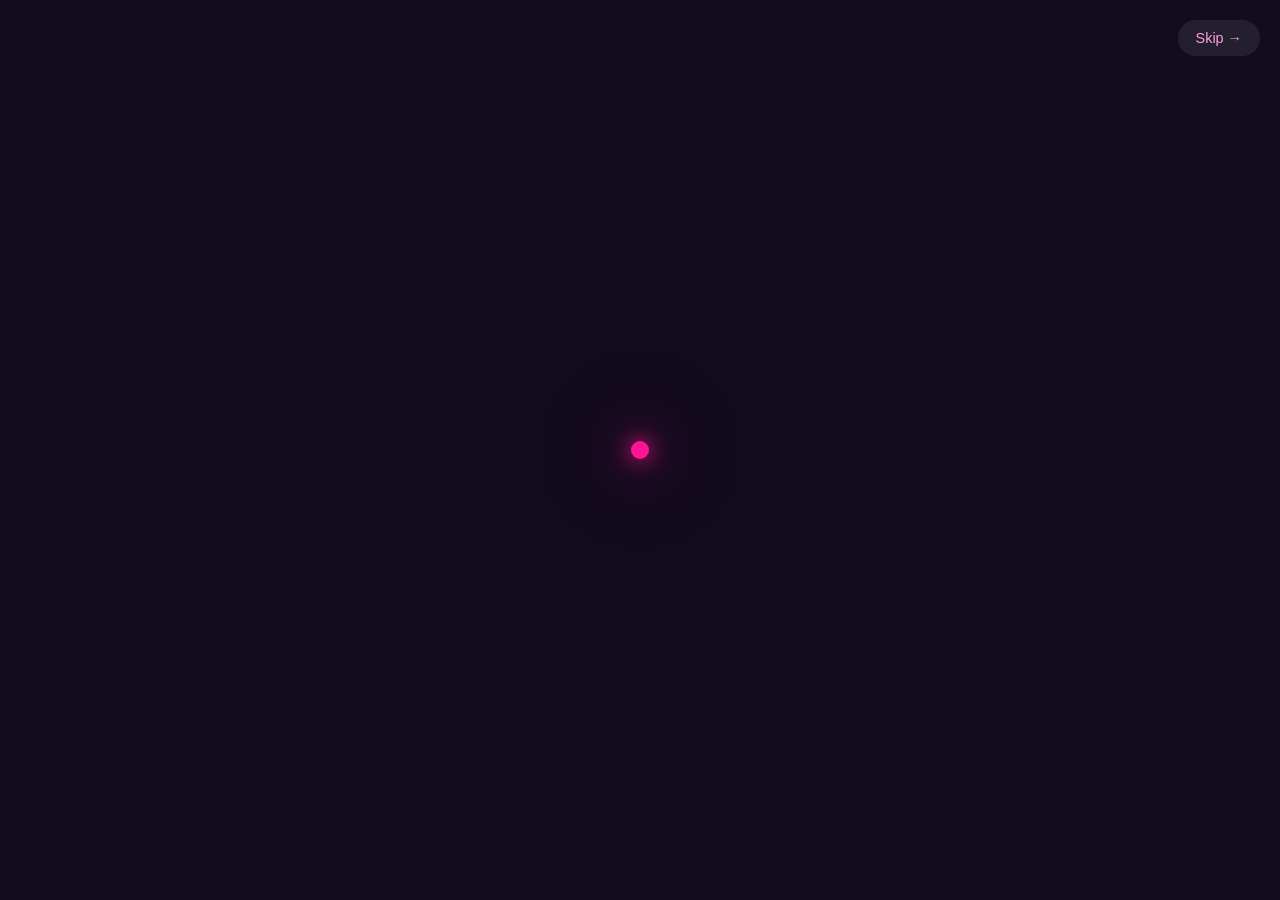
<file: index.html>
<!DOCTYPE html>
<html lang="en">

<head>
    <meta charset="UTF-8">
    <meta name="viewport" content="width=device-width, initial-scale=1.0">
    <title>For Yashika</title>
    <style>
        body {
            margin: 0;
            height: 100vh;
            overflow: hidden;

            display: flex;
            justify-content: center;
            align-items: center;

            background: #120d1d;

            font-family: 'Segoe UI', sans-serif;
        }

        #orb {
            position: absolute;

            width: 18px;
            height: 18px;

            border-radius: 50%;

            background: #ff1493;

            box-shadow:
                0 0 20px #ff1493,
                0 0 50px #ff1493,
                0 0 100px #ff1493,
                0 0 200px #ff1493;

            animation: pulse 2s infinite;
        }

        @keyframes pulse {

            0% {
                transform: scale(1);
                opacity: .5;
            }

            50% {
                transform: scale(1.5);
                opacity: 1;
            }

            100% {
                transform: scale(1);
                opacity: .5;
            }

        }

        #message {

            width: 85%;

            text-align: center;

            color: #ff9de2;

            font-size: 1.25rem;
            font-weight: 300;
            letter-spacing: 0.4px;

            line-height: 1.3;

            white-space: pre-line;

            opacity: 0;

            transition: opacity 2s ease;

            position: absolute;
        }

        #continueBtn {

            position: absolute;

            bottom: 80px;

            padding: 14px 28px;

            border: none;

            border-radius: 40px;

            background: #ff1493;

            color: white;

            font-size: 1rem;

            opacity: 0;

            box-shadow: none;

            cursor: pointer;

            transition: .3s;
        }

        #buttonContainer {

            position: absolute;

            bottom: 80px;

            display: flex;

            gap: 12px;

        }

        #skipBtn {

            position: fixed;

            top: 20px;

            right: 20px;

            border: none;

            padding: 10px 18px;

            border-radius: 30px;

            background: rgba(255, 255, 255, .08);

            color: #ff9de2;

            font-size: .9rem;

            cursor: pointer;

            z-index: 9999;

        }

        #continueBtn:hover {
            transform: scale(1.05);
        }

        #continueBtn:hover,
        #skipBtn:hover {

            box-shadow:
                0 0 15px #ff1493,
                0 0 30px rgba(255, 20, 147, .8);

        }
    </style>
</head>

<body>
    <div id="orb"></div>

    <div id="message"></div>

    <div id="buttonContainer">

        <button id="skipBtn">
            Skip →
        </button>

        <button id="continueBtn">
            Continue →
        </button>

    </div>

    <script>

        const messages = [

            {
                text: `Hello Yashika`, time: 3000
            },

            {
                text: `Before you continue...

I need exactly 2 minutes of your attention.`, time: 4000
            },

            {
                text: `Don't worry.

This isn't a birthday surprise.`, time: 3000
            },

            {
                text: `And no...

I didn't suddenly become so productive in coding.`, time: 3000
            },

            { text: "I just wanted to make something.", time: 3000 },

            {
                text: `Something you could open on a random day.

Or a bad day.`, time: 5500
            },

            { text: "Or one of those days where life decides to be unnecessarily annoying.", time: 5500 },

            {
                text: `A place filled with little things I wanted to remember.

The things you've said.

The things I've learned.

The random moments that made me laugh.

And a few things I think you should know.`, time: 8000
            },

            {
                text: `Not because today is a special day.

Not because there's some big occasion.`, time: 6000
            },

            { text: "Just because...", time: 1500 },

            { text: "Sometimes people deserve nice things.", time: 3000 },

            { text: "And I think you deserve one too.", time: 3000 },

            { text: "So...", time: 1000 },

            { text: "Welcome.", time: 3000 },
            { text: "To the tiny corner on the internet, dedicated only for you...", time: 4500 }

        ];

        const msg = document.getElementById("message");
        const orb = document.getElementById("orb");
        const btn = document.getElementById("continueBtn");

        let current = 0;

        function next() {

            if (current >= messages.length) {

                msg.style.opacity = 0;

                setTimeout(() => {
                    btn.style.opacity = 1;
                    document.getElementById("skipBtn").style.display = "none";

                }, 1000);

                return;
            }

            msg.style.opacity = 0;

            setTimeout(() => {

                msg.innerHTML = messages[current].text;
                msg.style.opacity = 1;

                if (current === 0) {
                    orb.style.display = "none";
                }

                current++;

                setTimeout(next, messages[current - 1].time);

            }, 1500);
        }

        setTimeout(() => {
            next();
        }, 2000);

        btn.onclick = () => {
            location.href = "dashboard.html";
        }
        document.getElementById("skipBtn").onclick = () => {

            current = messages.length;

            msg.style.opacity = 0;

            orb.style.display = "none";

            document.getElementById("skipBtn").style.display = "none";

            btn.style.opacity = 1;

        }

    </script>
</body>

</html>
</file>
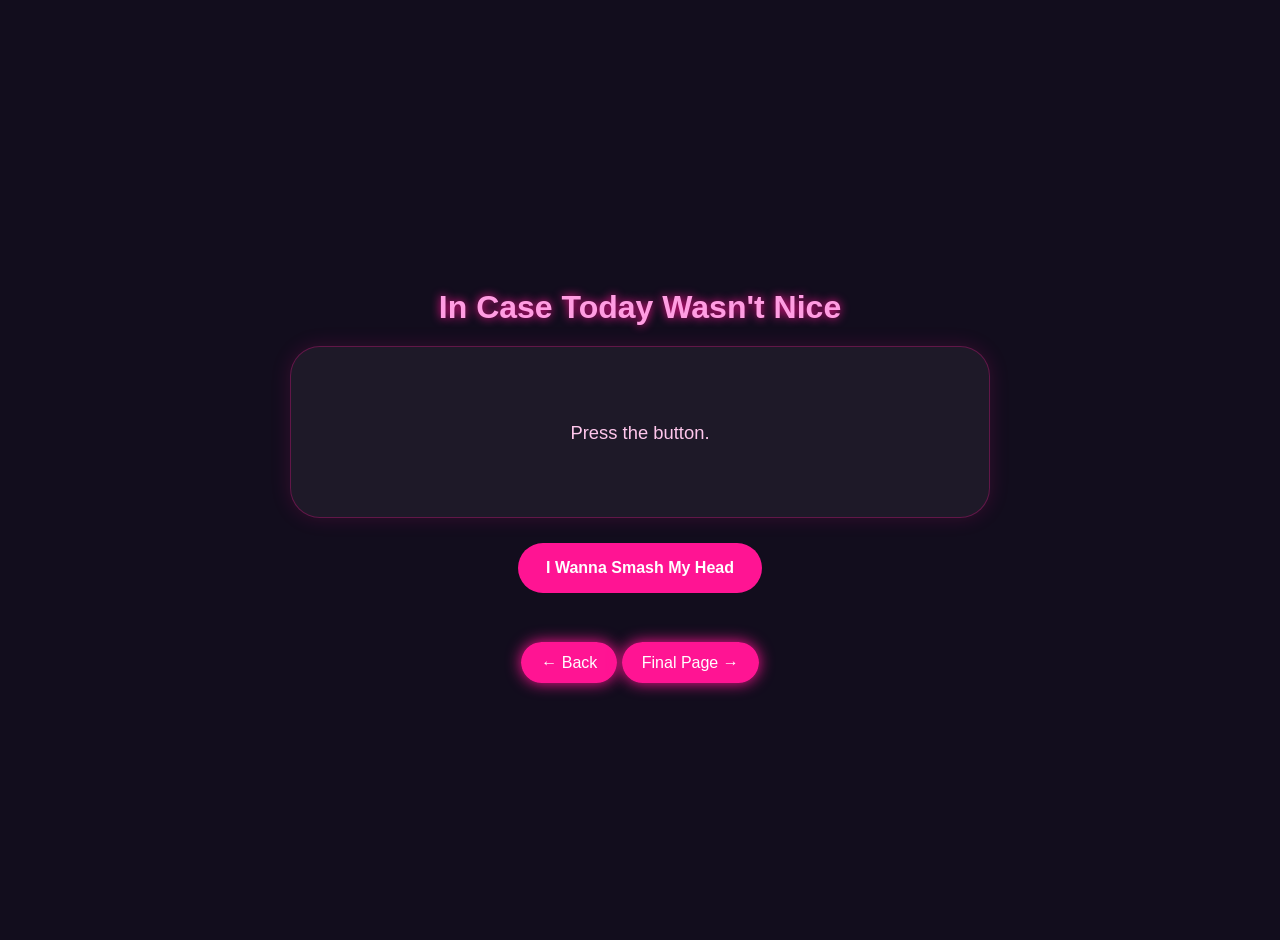
<file: badday.html>
<!DOCTYPE html>
<html>
<head>
<meta charset="UTF-8">
<meta name="viewport" content="width=device-width, initial-scale=1.0">
<title>Emergency Yashika Repair Kit</title>

<style>

body{
margin:0;
background:#120d1d;
font-family:'Segoe UI',sans-serif;
color:white;

display:flex;
justify-content:center;
align-items:center;

min-height:100vh;

padding:20px;

text-align:center;
}

.container{
max-width:700px;
width:100%;
}

h1{
color:#ff9de2;

text-shadow:
0 0 10px #ff1493;

margin-bottom:20px;
}

#message{

background:rgba(255,255,255,.05);

border:1px solid rgba(255,20,147,.3);

border-radius:30px;

padding:25px;

min-height:120px;

display:flex;
align-items:center;
justify-content:center;

color:#ffc7ec;

font-size:1.15rem;

line-height:1.6;

margin-bottom:25px;

box-shadow:
0 0 20px rgba(255,20,147,.15);
}

button{

border:none;

background:#ff1493;

color:white;

padding:16px 28px;

border-radius:999px;

font-size:1rem;

font-weight:bold;

cursor:pointer;

box-shadow:none;

transition:.3s;

}

button:hover{

box-shadow:
0 0 15px #ff1493,
0 0 30px rgba(255,20,147,.8);

}

.nav{
margin-top:25px;
}

.nav a{

text-decoration:none;

color:white;

background:#ff1493;

padding:12px 20px;

border-radius:999px;

box-shadow:
0 0 15px #ff1493;
}

</style>
</head>

<body>

<div class="container">

<h1>
In Case Today Wasn't Nice
</h1>

<div id="message">
Press the button.
</div>

<button onclick="randomMessage()">
I Wanna Smash My Head
</button>

<div class="nav">
<br><br>
<a href="learned.html">← Back</a>  <a href="final.html">Final Page →</a>
</div>

</div>

<script>

const messages = [

"You're doing better than you think, Take a break and drink water.",

"Take a break. The world can wait five minutes.",

"Life owe you an apology, and its probably working on it.",

"You don't have to solve everything tonight.",

"Someone out there is very glad you exist.",

"Drink water. Yes, right now.",

"Did you eat dinner?",

"Your future self is already proud of you for trying.",

"The bad day will end. You're staying.",

"You're much kinder than you give yourself credit for.",

"Your smile has fixed more days than you know.",

"You deserve the same kindness you give others.",

"If babies trust you, that's already a massive achievement.",

"Your voice is still pretty, lol yes :P",

"You matter more than your brain lets you believe sometimes.",

"You've survived every bad day so far...This one will too pass away.",

"Take one step. Then another. That's enough.",

"You're allowed to rest.",

"Whenever you feel like talking, make sure, im always up there...just make a message or call.",

"The people who care about you would disagree with your worst thoughts."

];

function randomMessage(){

let random =
Math.floor(Math.random()*messages.length);

document.getElementById("message").innerHTML =
messages[random];

}

</script>

</body>
</html>
</file>
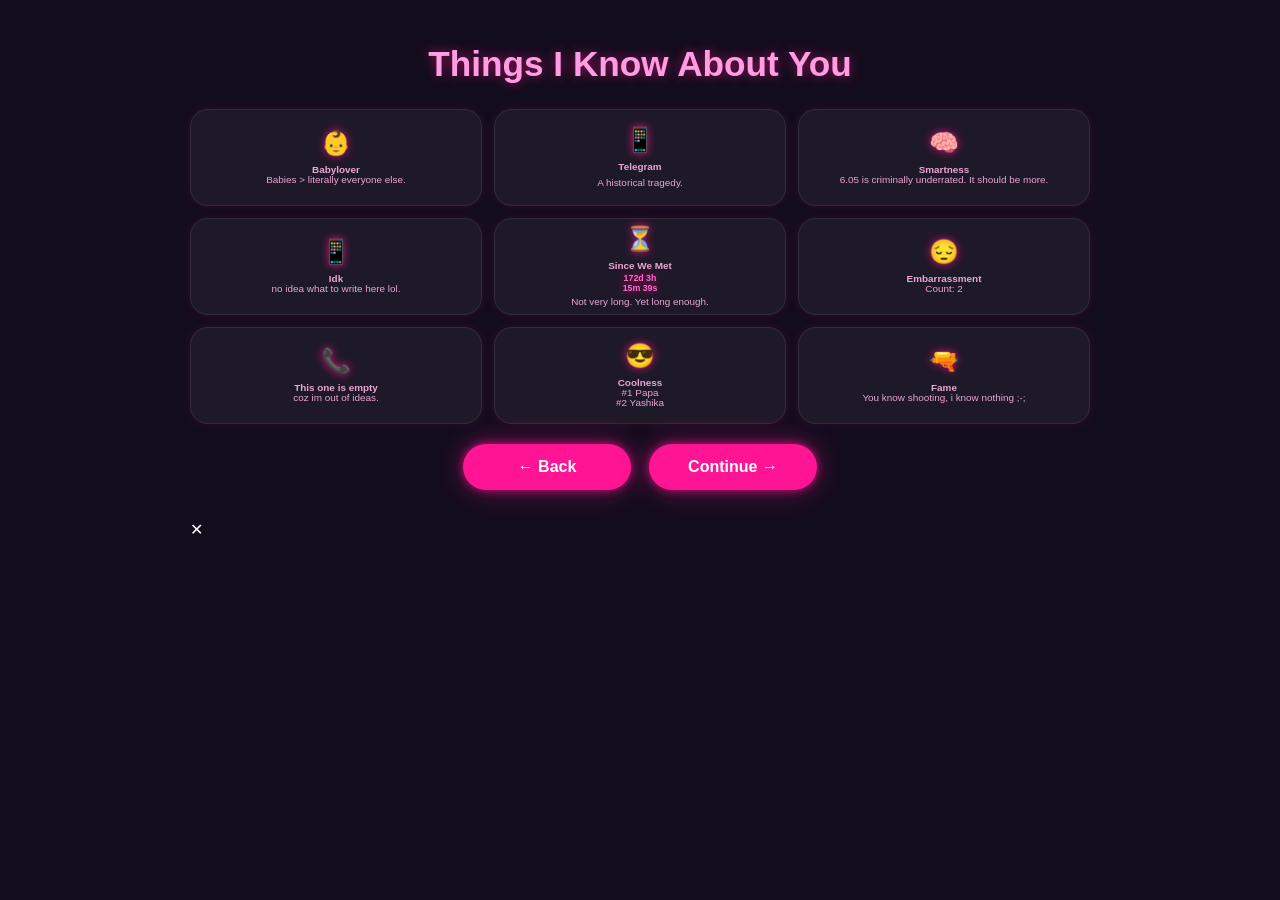
<file: dashboard.html>
<!DOCTYPE html><html lang="en">
<head>
<meta charset="UTF-8">
<meta name="viewport" content="width=device-width, initial-scale=1.0"><title>Dashboard</title><style>

body{
    margin:0;
    background:#120d1d;
    font-family:'Segoe UI',sans-serif;
    color:white;
    padding:20px;
    max-width:900px;
margin:auto;
}

h1{

    text-align:center;

    color:#ff9de2;

    margin-bottom:25px;

    font-size:2.2rem;

    text-shadow:
    0 0 12px rgba(255,20,147,.6);

}

.grid{

display:grid;

grid-template-columns:
repeat(3,minmax(0,1fr));

gap:12px;

}

.card{

    background:rgba(255,255,255,0.05);

    border:1px solid rgba(255,255,255,0.08);

    border-radius:18px;

    height:95px;

    text-align:center;

    display:flex;

    flex-direction:column;

    justify-content:center;

    align-items:center;

    transition:.3s;

    box-shadow:
    0 0 12px rgba(255,20,147,.12);

    cursor:pointer;

}
.card:hover{

transform:translateY(-4px);

border-color:#ff1493;

box-shadow:
0 0 25px rgba(255,20,147,.35);

}
.card h2{

    font-size:1.5rem;

margin-bottom:6px;

    margin:0 0 8px 0;

    color:#ff6bcf;

    text-shadow:
    0 0 8px rgba(255,20,147,.8);

}

.card p{

    color:#ffb6e8;

    opacity:.9;

    font-size:.62rem;

    line-height:1;

    margin:0;

    text-align:center;

}

.big{

    transform:scale(1.05);

height:125px;

    border:1px solid #ff1493;

    box-shadow:
    0 0 20px rgba(255,20,147,.5),
    0 0 40px rgba(255,20,147,.25);

}

.timer{

    font-size:0.55rem;

    font-weight:700;

line-height:1.1;   

    color:#ff6bcf;

    text-shadow:
    0 0 8px rgba(255,20,147,.8);

    margin:3px 0;

}
.nav{

display:flex;

justify-content:center;

align-items:center;

gap:18px;

margin-top:20px;

margin-bottom:30px;

}
.nav a{

text-decoration:none;

color:white;

background:#ff1493;

padding:14px 24px;

border-radius:999px;

min-width:120px;

text-align:center;

font-weight:600;

box-shadow:
0 0 10px rgba(255,20,147,.7),
0 0 30px rgba(255,20,147,.4);

}

.nav a:hover{

transform:translateY(-2px);

box-shadow:
0 0 20px rgba(255,20,147,.9),
0 0 40px rgba(255,20,147,.5);

}

</style></head><body><h1>Things I Know About You</h1>

<div class="grid">
<div class="card">
<h2>👶</h2>
<p><b>Babylover</b></p>
<p>Babies &gt; literally everyone else.</p>
</div>

<div class="card">
<h2>📱</h2>
<p><b>Telegram</b></p>

<div id="telegramCrashTimer" class="timer"></div>

<p>A historical tragedy.</p>
</div>

<div class="card">
<h2>🧠</h2>
<p><b>Smartness</b></p>
<p>6.05 is criminally underrated. It should be more.</p>
</div>

<div class="card">
<h2>📱</h2>
<p><b>Idk</b></p>
<p>no idea what to write here lol.</p>
</div>

<div class="card">
<h2>⏳</h2>
<p><b>Since We Met</b></p>

<div id="meetTimer" class="timer"></div>

<p>Not very long. Yet long enough.</p>
</div>

<div class="card">
<h2>😔</h2>
<p><b>Embarrassment</b></p>
<p>Count: 2</p>
</div>

<div class="card">
<h2>📞</h2>
<p><b>This one is empty</b></p>
<p>coz im out of ideas.</p>
</div>

<div class="card">
<h2>😎</h2>
<p><b>Coolness</b></p>
<p>#1 Papa<br>#2 Yashika</p>
</div>

<div class="card">
<h2>🔫</h2>
<p><b>Fame</b></p>
<p>You know shooting, i know nothing ;-;</p>
</div></div><div class="nav">
<a href="index.html">← Back</a>
<a href="learned.html">Continue →</a>
</div><div id="overlay"></div>

<div id="popup">

<div id="closeBtn">✕</div>

<h2 id="popupTitle"></h2>

<div id="popupContent"></div>

</div>
<script>

function formatTimer(startDate){

    let now = new Date();

    let diff = now - startDate;

    let days = Math.floor(diff / (1000*60*60*24));

    let hours = Math.floor(
        (diff % (1000*60*60*24))
        /(1000*60*60)
    );

    let minutes = Math.floor(
        (diff % (1000*60*60))
        /(1000*60)
    );

    let seconds = Math.floor(
        (diff % (1000*60))
        /1000
    );

    return `
${days} Days<br>
${hours} Hours<br>
${minutes} Minutes<br>
${seconds} Seconds
`;
}
const popup =
document.getElementById("popup");

const overlay =
document.getElementById("overlay");

const popupTitle =
document.getElementById("popupTitle");

const popupContent =
document.getElementById("popupContent");

function openPopup(title,text){

popupTitle.innerHTML=title;

popupContent.innerHTML=text;

popup.classList.add("show");

overlay.classList.add("show");

}

function closePopup(){

popup.classList.remove("show");

overlay.classList.remove("show");

}

document
.getElementById("closeBtn")
.onclick=closePopup;

overlay.onclick=closePopup;
function updateTimers(){

// Since We Met
let meetStart = new Date("2026-06-15T18:22:00");
let meetDiff = new Date() - meetStart;

let md = Math.floor(meetDiff/(1000*60*60*24));
let mh = Math.floor((meetDiff%(1000*60*60*24))/(1000*60*60));
let mm = Math.floor((meetDiff%(1000*60*60))/(1000*60));
let ms = Math.floor((meetDiff%(1000*60))/1000);

let meetBox = document.getElementById("meetTimer");

if(meetBox){
meetBox.innerHTML =
`${md}d ${mh}h<br>${mm}m ${ms}s`;
}


// Telegram Timer
let tgStart = new Date("2026-06-16T21:44:00");
let tgDiff = new Date() - tgStart;

let td = Math.floor(tgDiff/(1000*60*60*24));
let th = Math.floor((tgDiff%(1000*60*60*24))/(1000*60*60));
let tm = Math.floor((tgDiff%(1000*60*60))/(1000*60));
let ts = Math.floor((tgDiff%(1000*60))/1000);

let telegramBox = document.getElementById("telegramTimer");

if(telegramBox){
telegramBox.innerHTML =
`${td}d ${th}h<br>${tm}m ${ts}s`;
}


// Birthday Countdown
let birthdayBox = document.getElementById("birthdayTimer");

if(birthdayBox){

let nextBirthday = new Date("2027-02-18");
let bDiff = nextBirthday - new Date();

let bd = Math.floor(bDiff/(1000*60*60*24));
let bh = Math.floor((bDiff%(1000*60*60*24))/(1000*60*60));
let bm = Math.floor((bDiff%(1000*60*60))/(1000*60));
let bs = Math.floor((bDiff%(1000*60))/1000);

birthdayBox.innerHTML =
`${bd}d ${bh}h<br>${bm}m ${bs}s`;

}

}

updateTimers();
setInterval(updateTimers,1000);

</script>
</body>
</html>
</file>
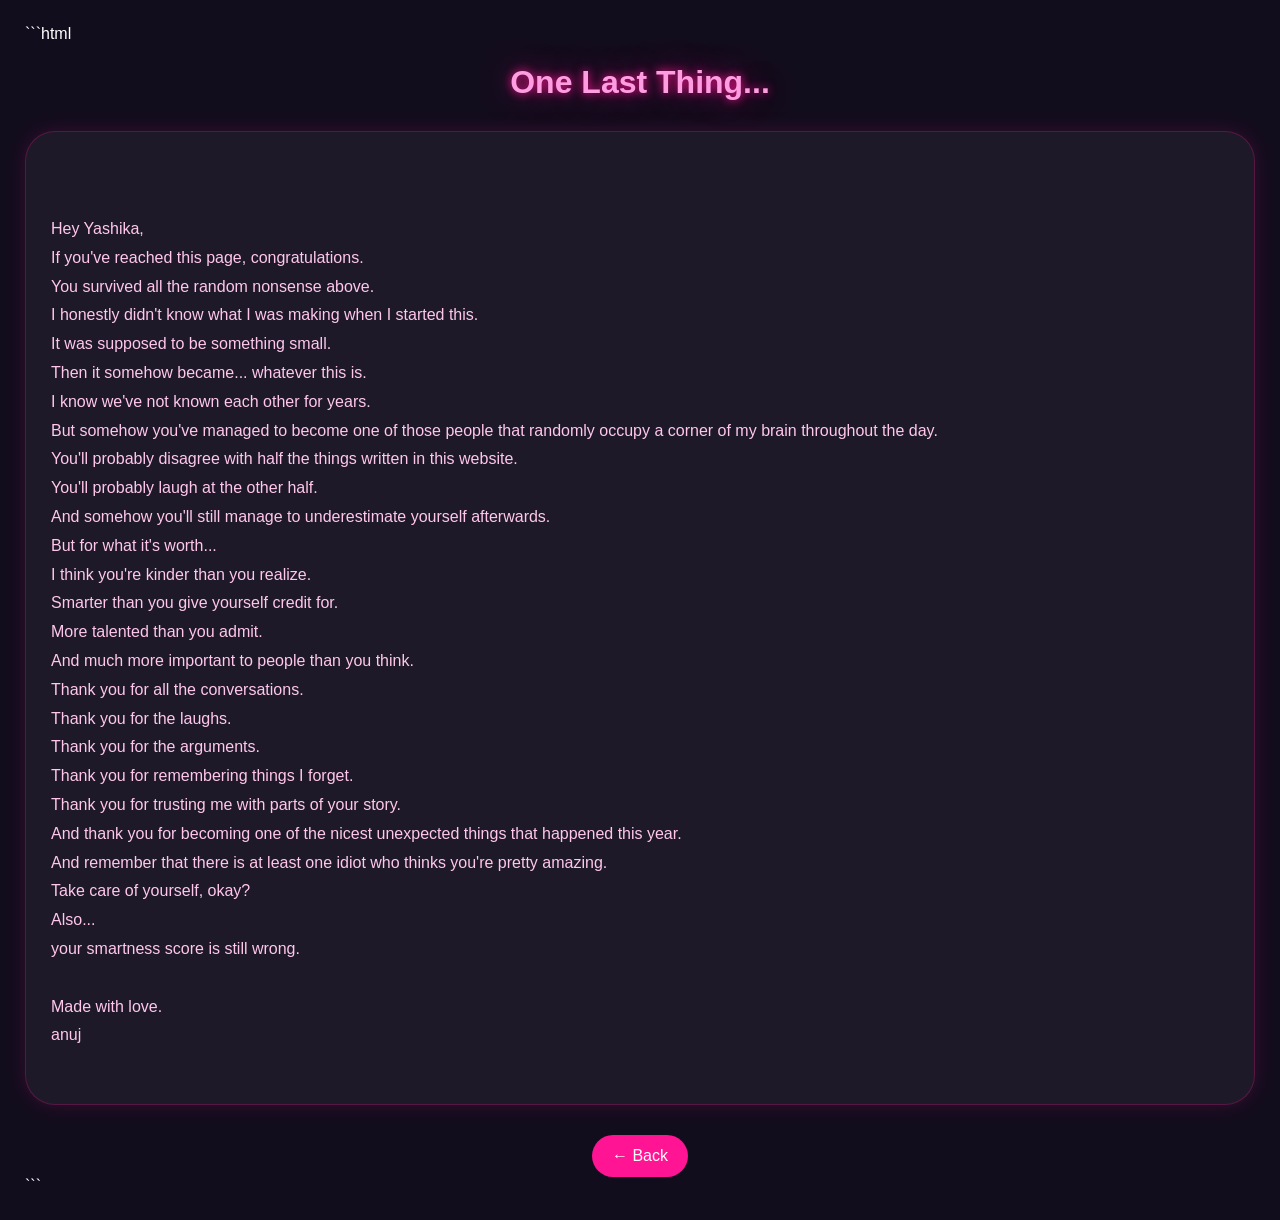
<file: final.html>
```html
<!DOCTYPE html>
<html>
<head>
<meta charset="UTF-8">
<meta name="viewport" content="width=device-width, initial-scale=1.0">
<title>One Last Thing...</title>

<style>

body{
margin:0;
padding:25px;
background:#120d1d;
font-family:'Segoe UI',sans-serif;
color:white;
}

h1{

text-align:center;

color:#ff9de2;

margin-bottom:30px;

text-shadow:
0 0 10px #ff1493,
0 0 30px rgba(255,20,147,.5);

}

.letter{

background:rgba(255,255,255,.05);

border:1px solid rgba(255,20,147,.25);

border-radius:30px;

padding:25px;

line-height:1.8;

color:#ffc7ec;

box-shadow:
0 0 20px rgba(255,20,147,.15);

white-space:pre-line;

}

.nav{

text-align:center;

margin-top:30px;

}

.nav a{

display:inline-block;

background:#ff1493;

color:white;

text-decoration:none;

padding:12px 20px;

border-radius:999px;

box-shadow:none;

transition:.3s;

}

.nav a:hover{

box-shadow:
0 0 15px #ff1493,
0 0 30px rgba(255,20,147,.8);

}

</style>
</head>

<body>

<h1>One Last Thing...</h1>

<div class="letter">

Hey Yashika,
If you've reached this page, congratulations.
You survived all the random nonsense above.
I honestly didn't know what I was making when I started this.
It was supposed to be something small.
Then it somehow became... whatever this is.
I know we've not known each other for years.
But somehow you've managed to become one of those people that randomly occupy a corner of my brain throughout the day.
You'll probably disagree with half the things written in this website.
You'll probably laugh at the other half.
And somehow you'll still manage to underestimate yourself afterwards.
But for what it's worth...
I think you're kinder than you realize.
Smarter than you give yourself credit for.
More talented than you admit.
And much more important to people than you think.
Thank you for all the conversations.
Thank you for the laughs.
Thank you for the arguments.
Thank you for remembering things I forget.
Thank you for trusting me with parts of your story.
And thank you for becoming one of the nicest unexpected things that happened this year.
And remember that there is at least one idiot who thinks you're pretty amazing.
Take care of yourself, okay?
Also...
your smartness score is still wrong.

Made with love.
anuj

</div>

<div class="nav">
<a href="badday.html">← Back</a>
</div>

</body>
</html>
```
</file>
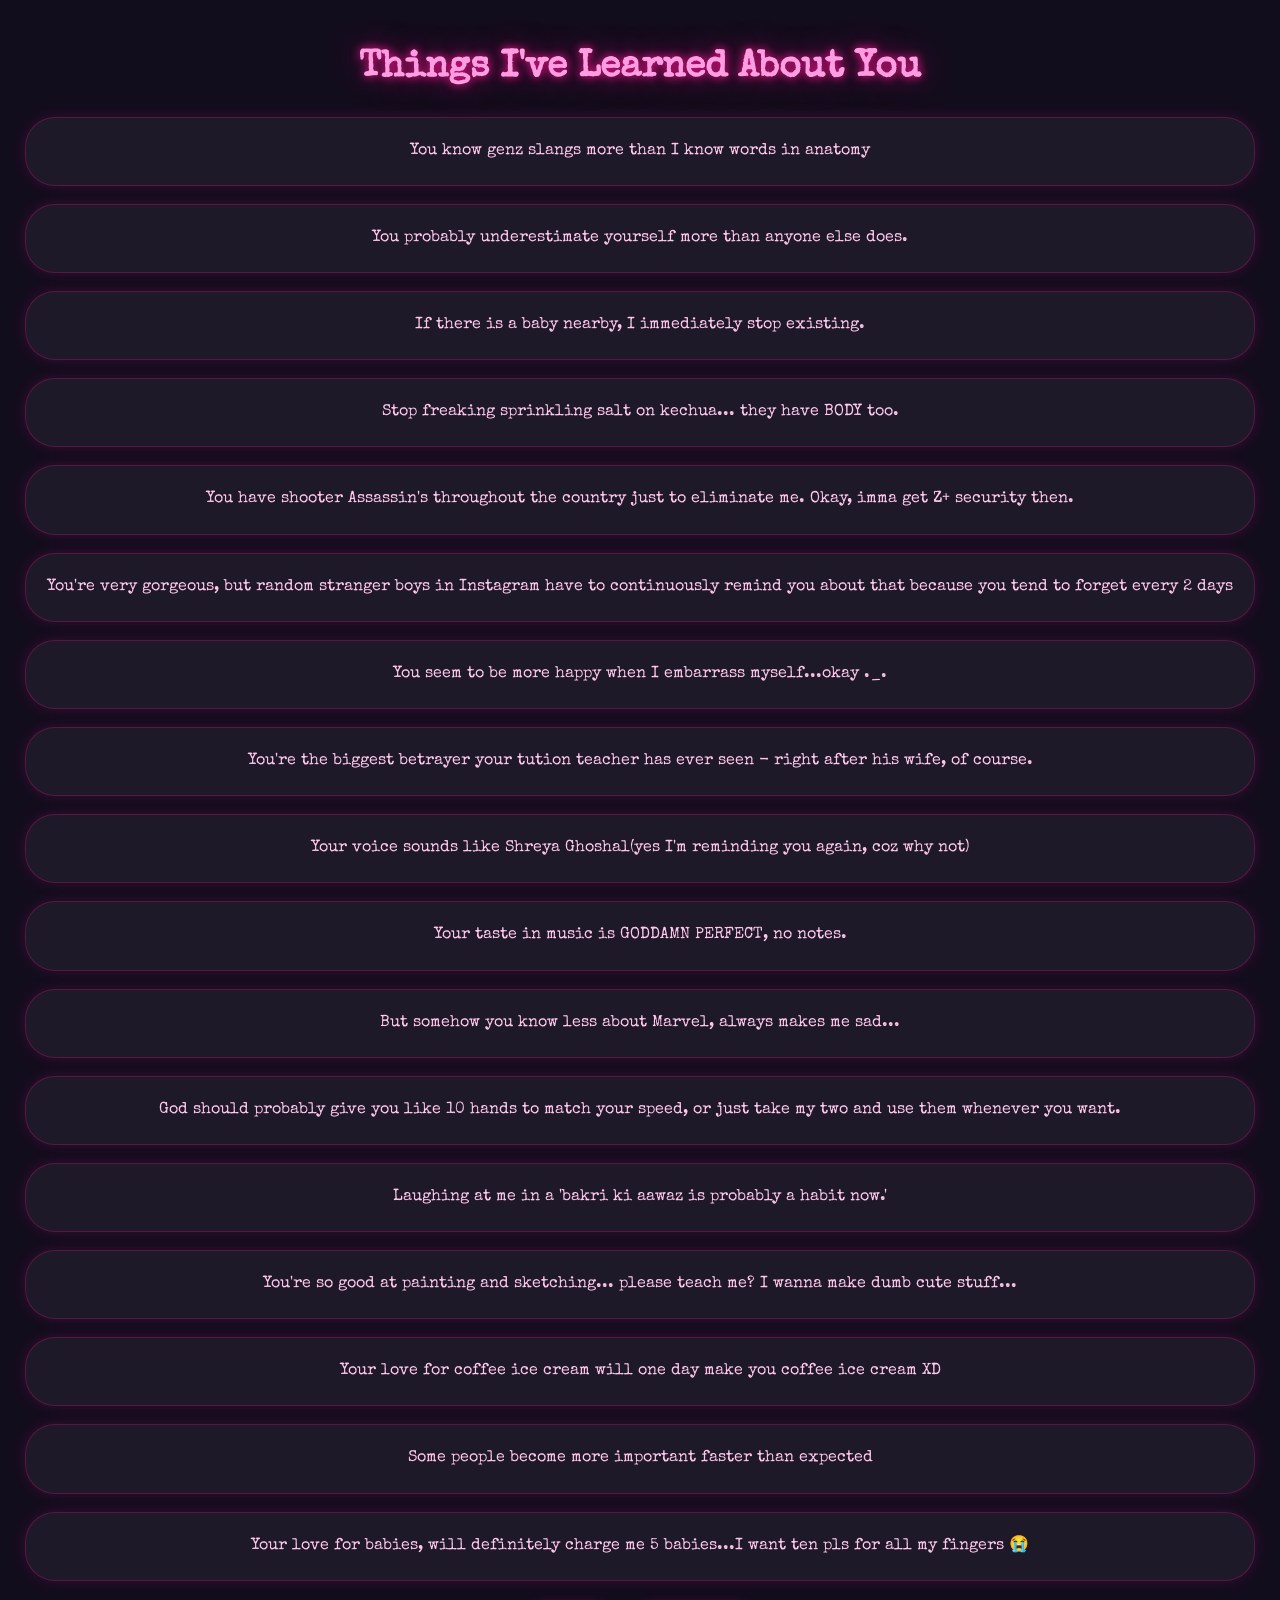
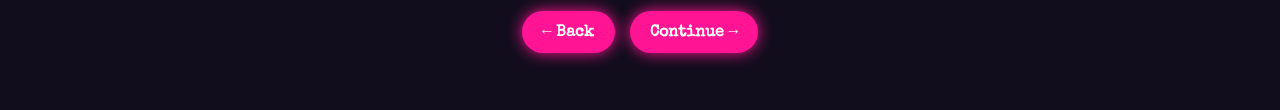
<file: learned.html>
<!DOCTYPE html>
<html>
<head>
<meta charset="UTF-8">
<meta name="viewport" content="width=device-width, initial-scale=1.0">
<title>Things I've Learned About You</title>

<style>

@import url('https://fonts.googleapis.com/css2?family=Special+Elite&display=swap');

body{
margin:0;
padding:25px;
background:#120d1d;
font-family:'Special Elite', monospace;
color:white;
}

h1{
text-align:center;
color:#ff9de2;
font-size:2.3rem;
margin-bottom:30px;

text-shadow:
0 0 10px #ff1493,
0 0 30px rgba(255,20,147,.5);
}

.thought{

background:rgba(255,255,255,.05);

border:1px solid rgba(255,20,147,.25);

border-radius:30px;

padding:20px;

margin-bottom:18px;

color:#ffc7ec;

font-size:1rem;

line-height:1.7;

text-align:center;

box-shadow:
0 0 15px rgba(255,20,147,.15);

}



</style>
</head>

<body class="learned-page">

<h1 class="learned-title">
Things I've Learned About You
</h1>

<div class="thought">
You know genz slangs more than I know words in anatomy
</div>

<div class="thought">
You probably underestimate yourself more than anyone else does.
</div>

<div class="thought">
If there is a baby nearby, I immediately stop existing.
</div>

<div class="thought">
Stop freaking sprinkling salt on kechua... they have BODY too.
</div>

<div class="thought">
You have shooter Assassin's throughout the country just to eliminate me. Okay, imma get Z+ security then.
</div>

<div class="thought">
You're very gorgeous, but random stranger boys in Instagram have to continuously remind you about that because you tend to forget every 2 days
</div>

<div class="thought">
You seem to be more happy when I embarrass myself...okay ._.
</div>

<div class="thought">
You're the biggest betrayer your tution teacher has ever seen - right after his wife, of course.
</div>

<div class="thought">
Your voice sounds like Shreya Ghoshal(yes I'm reminding you again, coz why not)
</div>

<div class="thought">
Your taste in music is GODDAMN PERFECT, no notes.
</div>

<div class="thought">
But somehow you know less about Marvel, always makes me sad...
</div>

<div class="thought">
God should probably give you like 10 hands to match your speed, or just take my two and use them whenever you want.
</div>

<div class="thought">
Laughing at me in a 'bakri ki aawaz is probably a habit now.'
</div>

<div class="thought">
You're so good at painting and sketching... please teach me? I wanna make dumb cute stuff...
</div>


<div class="thought">
Your love for coffee ice cream will one day make you coffee ice cream XD
</div>

<div class="thought">
Some people become more important faster than expected
</div>


<div class="thought">
Your love for babies, will definitely charge me 5 babies...I want ten pls for all my fingers 😭
</div>

<div style="text-align:center;margin-top:30px;margin-bottom:30px;">

<a href="dashboard.html"
style="
display:inline-block;
background:#ff1493;
color:white;
text-decoration:none;
padding:12px 20px;
border-radius:50px;
margin-right:10px;
box-shadow:0 0 15px #ff1493;
font-weight:bold;
">
← Back
</a>

<a href="badday.html"
style="
display:inline-block;
background:#ff1493;
color:white;
text-decoration:none;
padding:12px 20px;
border-radius:50px;
box-shadow:0 0 15px #ff1493;
font-weight:bold;
">
Continue →
</a>

</div>
</body>
</html>
</file>
